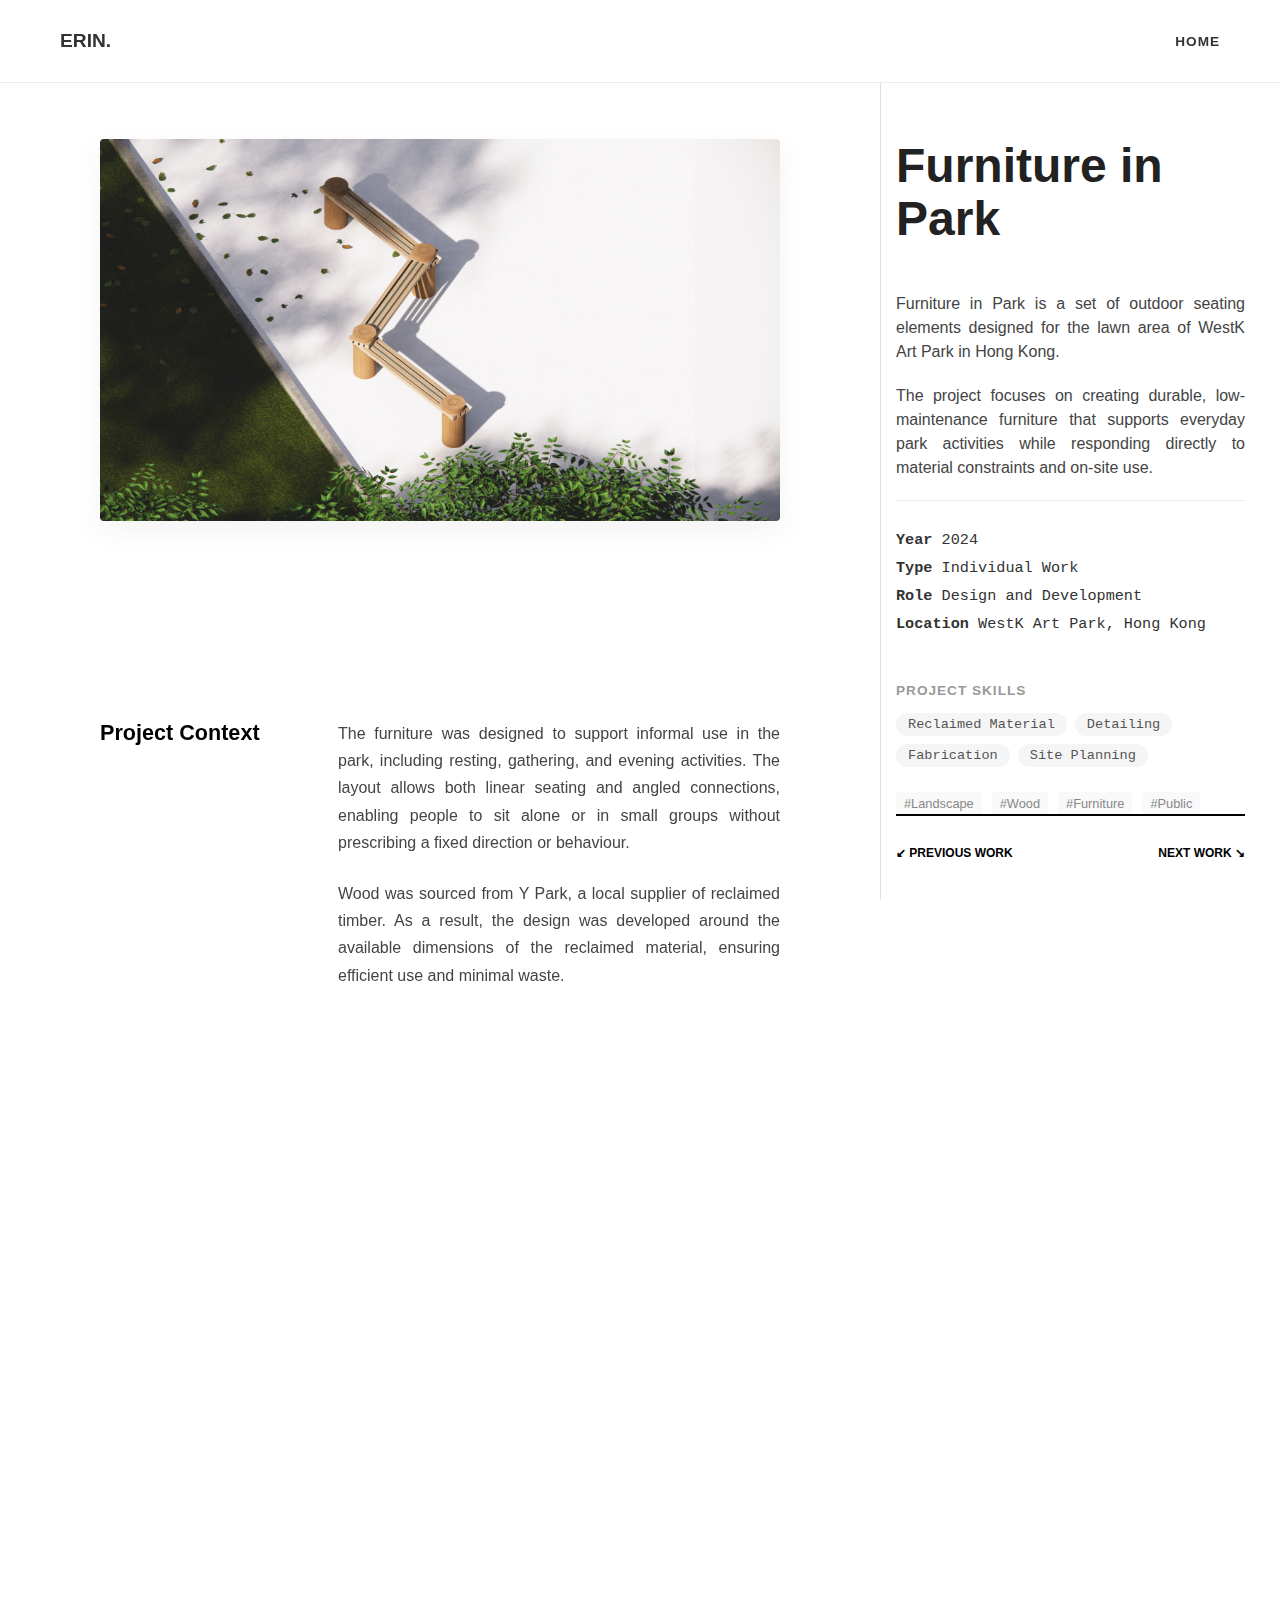
<file: furniture-park.html>
<!DOCTYPE html>
<html lang="zh-Hant">
<head>
    <meta charset="UTF-8">
    <meta name="viewport" content="width=device-width, initial-scale=1.0">
    <title>Furniture in Park - Erin Wong</title>
    <link rel="stylesheet" href="style.css">
    <link href="https://unpkg.com/aos@2.3.1/dist/aos.css" rel="stylesheet">
</head>
<body class="detail-page-body">

    <nav class="detail-nav">
        <div class="detail-nav-left">
            <a href="index.html" class="detail-logo">ERIN.</a>
        </div>
        <div class="detail-nav-center">
        </div>
        <div class="detail-nav-right">
            <a href="index.html" class="nav-text-link">HOME</a>
        </div>
    </nav>

    <div class="vertical-layout-container">

        <main class="vertical-gallery-content">
            
            <div class="project-hero-split" data-aos="zoom-in" data-aos-duration="1200">
                <img src="furniture-park/hero.jpg" alt="Furniture in Park Overview">
            </div>

            <div class="content-wrapper">
                
                <div class="text-block-row" data-aos="fade-up">
                    <h3>Project Context</h3>
                    <div>
                        <p>
                            The furniture was designed to support informal use in the park, including resting, gathering, and evening activities. The layout allows both linear seating and angled connections, enabling people to sit alone or in small groups without prescribing a fixed direction or behaviour.
                        </p>
                        <p>
                            Wood was sourced from Y Park, a local supplier of reclaimed timber. As a result, the design was developed around the available dimensions of the reclaimed material, ensuring efficient use and minimal waste.
                        </p>
                    </div>
                </div>
                
                <div class="gallery-block full-width" data-aos="fade-up">
                    <img src="furniture-park/render-1.jpg" alt="Modular System Diagram">
                </div>

                <div class="text-block-row" data-aos="fade-up">
                    <h3>Design Logic</h3>
                    <div>
                        <p>
                            The furniture system is based on solid reclaimed wood logs with a diameter of approximately 300 mm, cut to different lengths and combined with standardised timber beams. Instead of forcing uniform geometry, the design adapts to the limits and irregularity of the reclaimed wood stock.
                            The seating elements are organised as a modular system, where straight segments can be connected at slight angles. This allows the furniture to follow site edges, paths, or lawn boundaries while remaining visually lightweight.
                                              
                            Steel rods are introduced selectively to connect and stabilise the timber elements. These connections ensure structural integrity while allowing the wood to remain the primary visual and tactile element.
                        </p>
                    </div>
                </div>
                 <div class="gallery-block full-width" data-aos="fade-up">
                    <img src="furniture-park/render-2.jpg" alt="Modular System Diagram">
                </div>

                <div class="gallery-block full-width" data-aos="fade-up">
                    <img src="furniture-park/diagram-1.jpg" alt="Modular System Diagram">
                </div>

                <div class="gallery-block full-width" data-aos="fade-up">
                    <img src="furniture-park/diagram-2.jpg" alt="Modular System Diagram">
                </div>

                <div class="gallery-block full-width" data-aos="fade-up">
                    <img src="furniture-park/diagram-3.jpg" alt="Modular System Diagram">
                    <p class="caption">Modular system allowing for linear and angled configurations.</p>
                </div>

                <div class="text-block-row" data-aos="fade-up">
                    <h3>Structure & Details</h3>
                    <div>
                        <p>
                            A slender steel main frame runs beneath the timber beams, acting as the structural backbone of the system. The reclaimed wood logs sit on this frame and function both as seating surfaces and vertical supports.
                        </p>
                        <p>
                            Circular timber caps are placed on top of the log elements, protecting end grain from weather exposure and giving each support a clear, finished edge. The consistent diameter of these caps helps visually unify logs of different heights.
                        </p>
                        <p>
                            Offset channels are integrated into the beam layout to accommodate string lights. This detail supports evening use and extends the furniture’s function beyond daytime activity, creating a warm and inviting atmosphere after dark.
                        </p>
                    </div>
                </div>
                <div class="gallery-block two-col">
                    <div data-aos="fade-up">
                        <img src="furniture-park/diagram-4.png" alt="Existing Site Condition">
                        <!-- <p class="caption">Existing circulation challenges and overcrowding.</p> -->
                    </div>
                    <div data-aos="fade-up" data-aos-delay="100">
                        <img src="furniture-park/render-3.jpg" alt="Site Analysis">
                        <!-- <p class="caption">Analysis of patient flow and blockage points.</p> -->
                    </div>
                </div>
               

                <div class="text-block-row" data-aos="fade-up">
                    <h3>Making & Constraints</h3>
                    <div>
                        <p>
                            The project was developed under real material and production constraints. Component sizes, spans, and connection points were directly informed by the recycled wood catalogue, rather than adjusted afterward.
                        </p>
                        <p>
                            By designing directly from available material sizes, the project reduces waste while maintaining clarity and durability. The system is easy to assemble, disassemble, and repair, making it suitable for long-term public use.
                        </p>
                    </div>
                </div>

                <div class="text-block-row" data-aos="fade-up">
                    <h3>Reflection</h3>
                    <div>
                        <p>
                            This project demonstrates how outdoor furniture can be shaped through material availability, construction logic, and use rather than fixed formal ideas. Working with reclaimed wood and real site conditions reinforced the importance of adaptability, precision, and restraint in public-space design.
                        </p>
                    </div>
                </div>

                </div> </main>

        <aside class="project-info-sidebar">
            <div class="sidebar-scroll-content">
                <div class="info-content">
                    <h1 class="sidebar-title">Furniture in Park</h1>
                    <div class="sidebar-description">
                        <p>
                            Furniture in Park is a set of outdoor seating elements designed for the lawn area of WestK Art Park in Hong Kong.
                        </p>
                        <p>
                            The project focuses on creating durable, low-maintenance furniture that supports everyday park activities while responding directly to material constraints and on-site use.
                        </p>
                    </div>
                    <div class="meta-block">
                        <div class="meta-data">
                            <p><strong>Year</strong> 2024</p>
                            <p><strong>Type</strong> Individual Work</p>
                            <p><strong>Role</strong> Design and Development</p>
                            <p><strong>Location</strong> WestK Art Park, Hong Kong</p>
                        </div>
                    </div>
                </div>
                
                <div class="sidebar-bottom-group">
                    <div class="skills-content">
                        <div class="skills-header">PROJECT SKILLS</div>
                        <div class="skill-tags">
                            <span class="skill-pill">Reclaimed Material</span>
                            <span class="skill-pill">Detailing</span>
                            <span class="skill-pill">Fabrication</span>
                            <span class="skill-pill">Site Planning</span>
                        </div>
                    </div>
                    <div class="info-tags-list">
                        <span>#Landscape</span>
                        <span>#Wood</span>
                        <span>#Furniture</span>
                        <span>#Public</span>
                    </div>
                </div>
            </div>
            
            <div class="sidebar-next-project-container">
                <a href="nyamata.html" class="next-work-link">↙ Previous Work</a>
                <a href="studio-renovation.html" class="next-work-link">Next Work ↘</a>
            </div>
        </aside>

    </div>

    <script src="https://unpkg.com/aos@2.3.1/dist/aos.js"></script>
    <script>
        AOS.init({
            offset: 50,
            duration: 1000,
            easing: 'ease-out-cubic',
            once: true
        });
    </script>
</body>
</html>
</file>
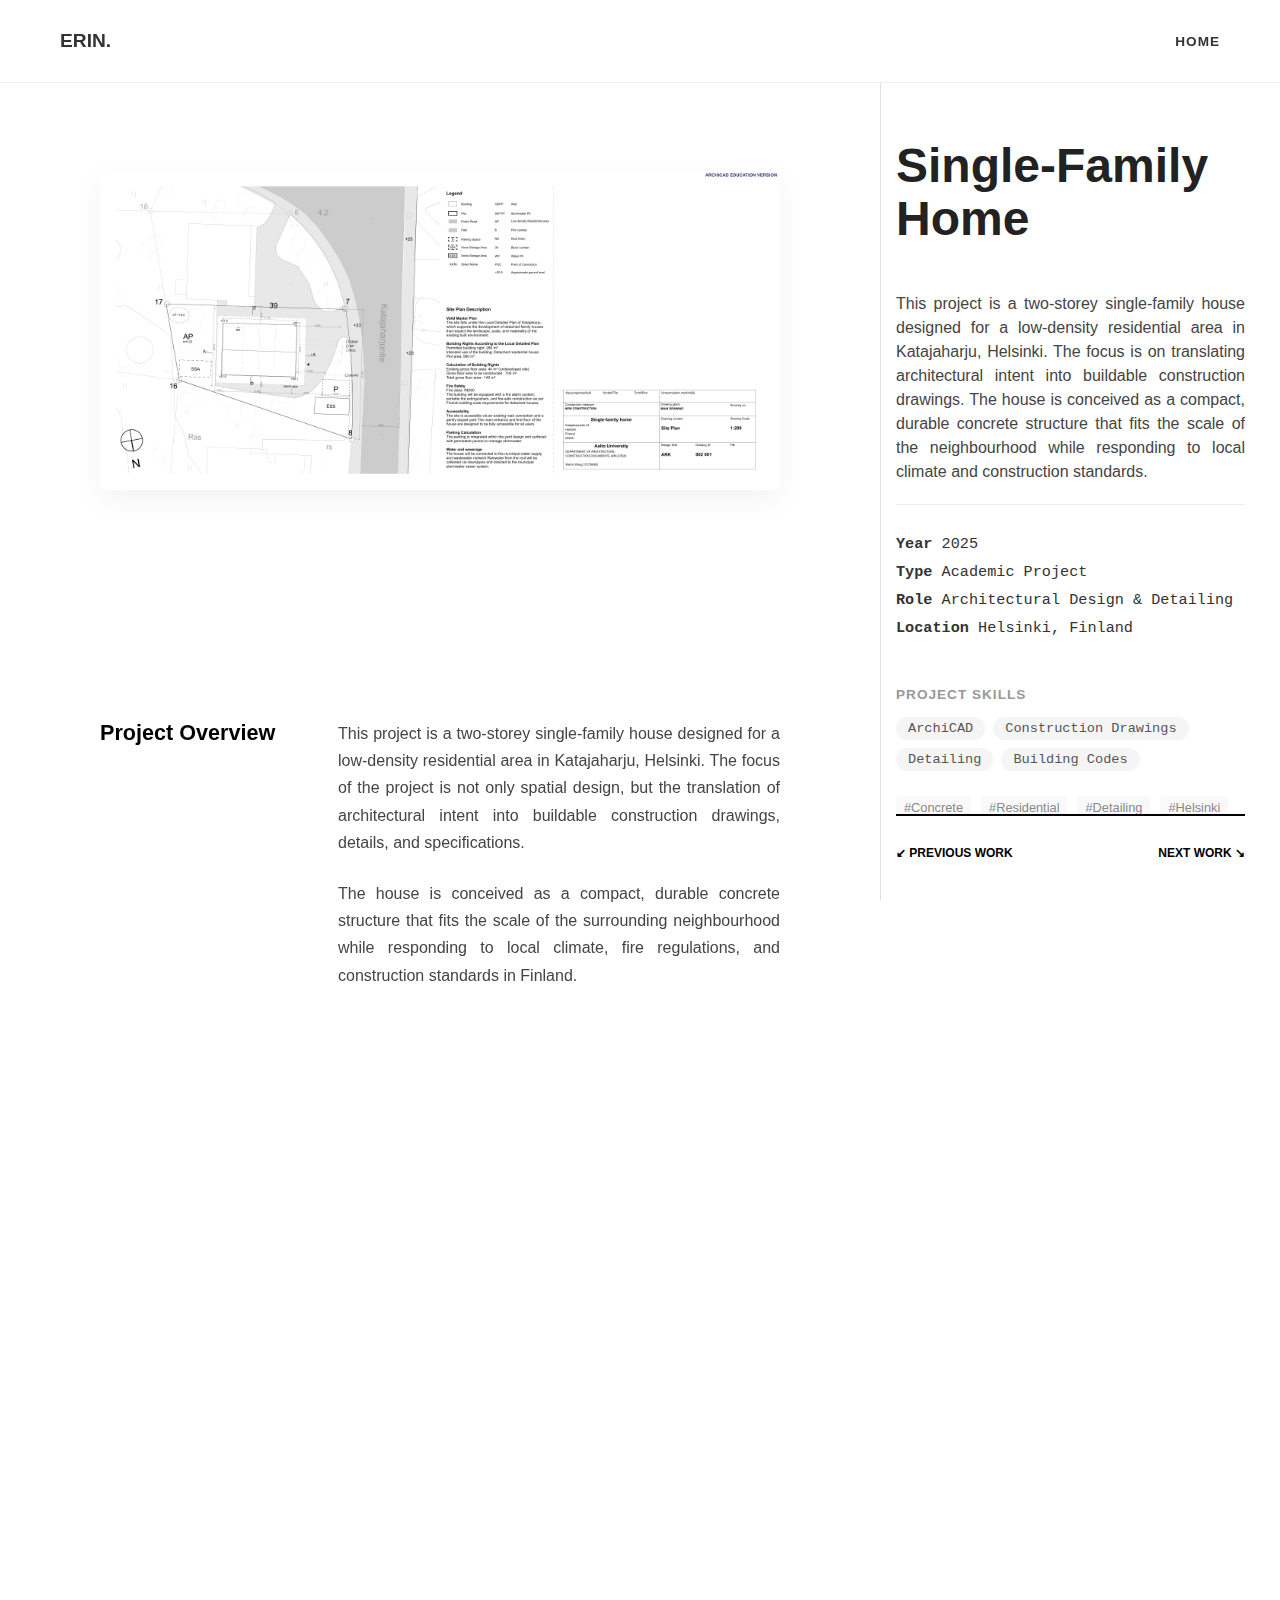
<file: Single-family-home.html>
<!DOCTYPE html>
<html lang="zh-Hant">
<head>
    <meta charset="UTF-8">
    <meta name="viewport" content="width=device-width, initial-scale=1.0">
    <title>Single-Family Home - Erin Wong</title>
    <link rel="stylesheet" href="style.css">
    <link href="https://unpkg.com/aos@2.3.1/dist/aos.css" rel="stylesheet">
</head>
<body class="detail-page-body">

    <nav class="detail-nav">
        <div class="detail-nav-left">
            <a href="index.html" class="detail-logo">ERIN.</a>
        </div>
        <div class="detail-nav-center">
        </div>
        <div class="detail-nav-right">
            <a href="index.html" class="nav-text-link">HOME</a>
        </div>
    </nav>

    <div class="vertical-layout-container">

        <main class="vertical-gallery-content">
            
            <div class="project-hero-split" data-aos="zoom-in" data-aos-duration="1200">
                <img src="Single-family-home/002.001-Site-Plan.jpg" alt="Single-Family Home Overview">
            </div>

            <div class="content-wrapper">
                
                <div class="text-block-row" data-aos="fade-up">
                    <h3>Project Overview</h3>
                    <div>
                        <p>
                            This project is a two-storey single-family house designed for a low-density residential area in Katajaharju, Helsinki. The focus of the project is not only spatial design, but the translation of architectural intent into buildable construction drawings, details, and specifications.
                        </p>
                        <p>
                            The house is conceived as a compact, durable concrete structure that fits the scale of the surrounding neighbourhood while responding to local climate, fire regulations, and construction standards in Finland.
                        </p>
                    </div>
                </div>

                    <div class="gallery-block two-col">
                    <div data-aos="fade-up">
                        <img src="Single-family-home/103.001-Ground-Floor-Plan.jpg" alt="Ground Floor Plan">
                        <p class="caption">Ground floor plan showing circulation and living spaces.</p>
                    </div>
                    <div data-aos="fade-up" data-aos-delay="100">
                        <img src="Single-family-home/Elevation0001.jpg" alt="South Elevation">
                        <p class="caption">South elevation with carefully placed openings.</p>
                    </div>
                </div>

                    <div class="gallery-block two-col">
                    <div data-aos="fade-up">
                        <img src="Single-family-home/103.002-First-Floor-Plan.jpg" alt="Ground Floor Plan">
                        <!-- <p class="caption">Ground floor plan showing circulation and living spaces.</p> -->
                    </div>
                    <div data-aos="fade-up" data-aos-delay="100">
                        <img src="Single-family-home/Elevation0002.jpg" alt="South Elevation">
                        <!-- <p class="caption">South elevation with carefully placed openings.</p> -->
                    </div>
                </div>



                <div class="text-block-row" data-aos="fade-up">
                    <h3>Design Logic</h3>
                    <div>
                        <p>
                            The design starts from a clear structural idea: a reinforced concrete load-bearing system that acts as both structure and primary envelope. Rather than layering finishes and claddings, the building relies on the logic of concrete walls and slabs to define space, thermal mass, and long-term durability.
                        </p>
                        <p>
                            The massing is kept simple and compact to reduce heat loss and construction complexity. Openings are carefully placed to balance daylight, privacy, and views, while maintaining structural clarity. Interior spaces are organised vertically, with shared living areas on the ground floor and private rooms above, following a straightforward and efficient circulation logic.
                        </p>
                    </div>
                </div>

            
                <div class="text-block-row" data-aos="fade-up">
                    <h3>Construction Strategy</h3>
                    <div>
                        <p>
                            The building is designed as a cast-in-place reinforced concrete structure, including foundations, load-bearing walls, slabs, and stairs. This choice supports fire safety requirements (REI60) and provides robust structural performance suited to Nordic conditions.
                        </p>
                        <p>
                            Thermal performance is achieved through a layered wall system where insulation is integrated with the concrete structure. Floor and roof assemblies are designed with clear separation of structure, insulation, waterproofing, and finishes. Special attention is given to junctions—such as wall-floor connections, eaves, and window installations—to ensure buildability and moisture control.
                        </p>
                    </div>
                </div>

                
                    <div class="gallery-block two-col">
                    <div data-aos="fade-up">
                        <img src="Single-family-home/Elevation0003.jpg" alt="Ground Floor Plan">
                        <!-- <p class="caption">Ground floor plan showing circulation and living spaces.</p> -->
                    </div>
                    <div data-aos="fade-up" data-aos-delay="100">
                        <img src="Single-family-home/Elevation0004.jpg" alt="South Elevation">
                        <!-- <p class="caption">South elevation with carefully placed openings.</p> -->
                    </div>
                </div>

                
                    <div class="gallery-block two-col">
                    <div data-aos="fade-up">
                        <img src="Single-family-home/1241.001-Detail-Section.jpg" alt="Ground Floor Plan">
                        <!-- <p class="caption">Ground floor plan showing circulation and living spaces.</p> -->
                    </div>
                    <div data-aos="fade-up" data-aos-delay="100">
                        <img src="Single-family-home/1241.003-Eave-detail-0001.jpg" alt="South Elevation">
                        <!-- <p class="caption">South elevation with carefully placed openings.</p> -->
                    </div>
                </div>



                <!-- <div class="gallery-block three-col">
                    <div data-aos="fade-up">
                        <img src="Single-family-home/detail-section.jpg" alt="Wall Section Detail">
                        <p class="caption">Detailed wall section showing insulation and structure.</p>
                    </div>
                    <div data-aos="fade-up" data-aos-delay="100">
                        <img src="Single-family-home/eave-detail.jpg" alt="Eave Detail">
                        <p class="caption">Roof eave junction detail.</p>
                    </div>
                    <div data-aos="fade-up" data-aos-delay="200">
                        <img src="Single-family-home/window-detail.jpg" alt="Window Mounting Detail">
                        <p class="caption">Window installation and waterproofing detail.</p>
                    </div>
                </div> -->

                <div class="text-block-row" data-aos="fade-up">
                    <h3>Documentation & Execution</h3>
                    <div>
                        <p>
                            The project was developed to a working-drawing level, including site plans, floor plans, sections, elevations, and detailed construction drawings. The documentation set reflects an understanding of how architectural decisions translate into on-site execution, coordination with structural and building services, and compliance with local regulations.
                        </p>
                        <p>
                            Rather than treating drawings as representational, they are used as tools to resolve structure, material transitions, and construction logic.
                        </p>
                    </div>
                </div>

                <!-- <div class="gallery-block full-width" data-aos="fade-up">
                    <img src="Single-family-home/section.jpg" alt="Building Section">
                    <p class="caption">Full building section A-A.</p>
                </div> -->

                <div class="text-block-row" data-aos="fade-up">
                    <h3>Reflection</h3>
                    <div>
                        <p>
                            This project demonstrates a design approach grounded in clarity, buildability, and material logic. Working through the full set of construction documents reinforced the importance of precision, coordination, and detail thinking in architectural practice. The house is not designed as a formal statement, but as a realistic, well-resolved building that could be constructed as drawn.
                        </p>
                    </div>
                </div>

            </div>

        </main>


        <aside class="project-info-sidebar">
            <div class="sidebar-scroll-content">
                <div class="info-content">
                    <h1 class="sidebar-title">Single-Family Home</h1>
                    <div class="sidebar-description">
                        <p>
                            This project is a two-storey single-family house designed for a low-density residential area in Katajaharju, Helsinki.
                        
                            The focus is on translating architectural intent into buildable construction drawings. The house is conceived as a compact, durable concrete structure that fits the scale of the neighbourhood while responding to local climate and construction standards.
                        </p>
                    </div>
                    <div class="meta-block">
                        <div class="meta-data">
                            <p><strong>Year</strong> 2025</p>
                            <p><strong>Type</strong> Academic Project</p>
                            <p><strong>Role</strong> Architectural Design & Detailing</p>
                            <p><strong>Location</strong> Helsinki, Finland</p>
                        </div>
                    </div>
                </div>
                
                <div class="sidebar-bottom-group">
                    <div class="skills-content">
                        <div class="skills-header">PROJECT SKILLS</div>
                        <div class="skill-tags">
                            <span class="skill-pill">ArchiCAD</span>
                            <span class="skill-pill">Construction Drawings</span>
                            <span class="skill-pill">Detailing</span>
                            <span class="skill-pill">Building Codes</span>
                        </div>
                    </div>
                    <div class="info-tags-list">
                        <span>#Concrete</span>
                        <span>#Residential</span>
                        <span>#Detailing</span>
                        <span>#Helsinki</span>
                    </div>
                </div>
            </div>
            
            <div class="sidebar-next-project-container">
                <a href="studio-renovation.html" class="next-work-link">↙ Previous Work</a>
                <a href="Study-group-Works.html" class="next-work-link">Next Work ↘</a>
            </div>
        </aside>

    </div>

    <script src="https://unpkg.com/aos@2.3.1/dist/aos.js"></script>
    <script>
        AOS.init({
            offset: 50,
            duration: 1000,
            easing: 'ease-out-cubic',
            once: true
        });
    </script>
</body>
</html>
</file>
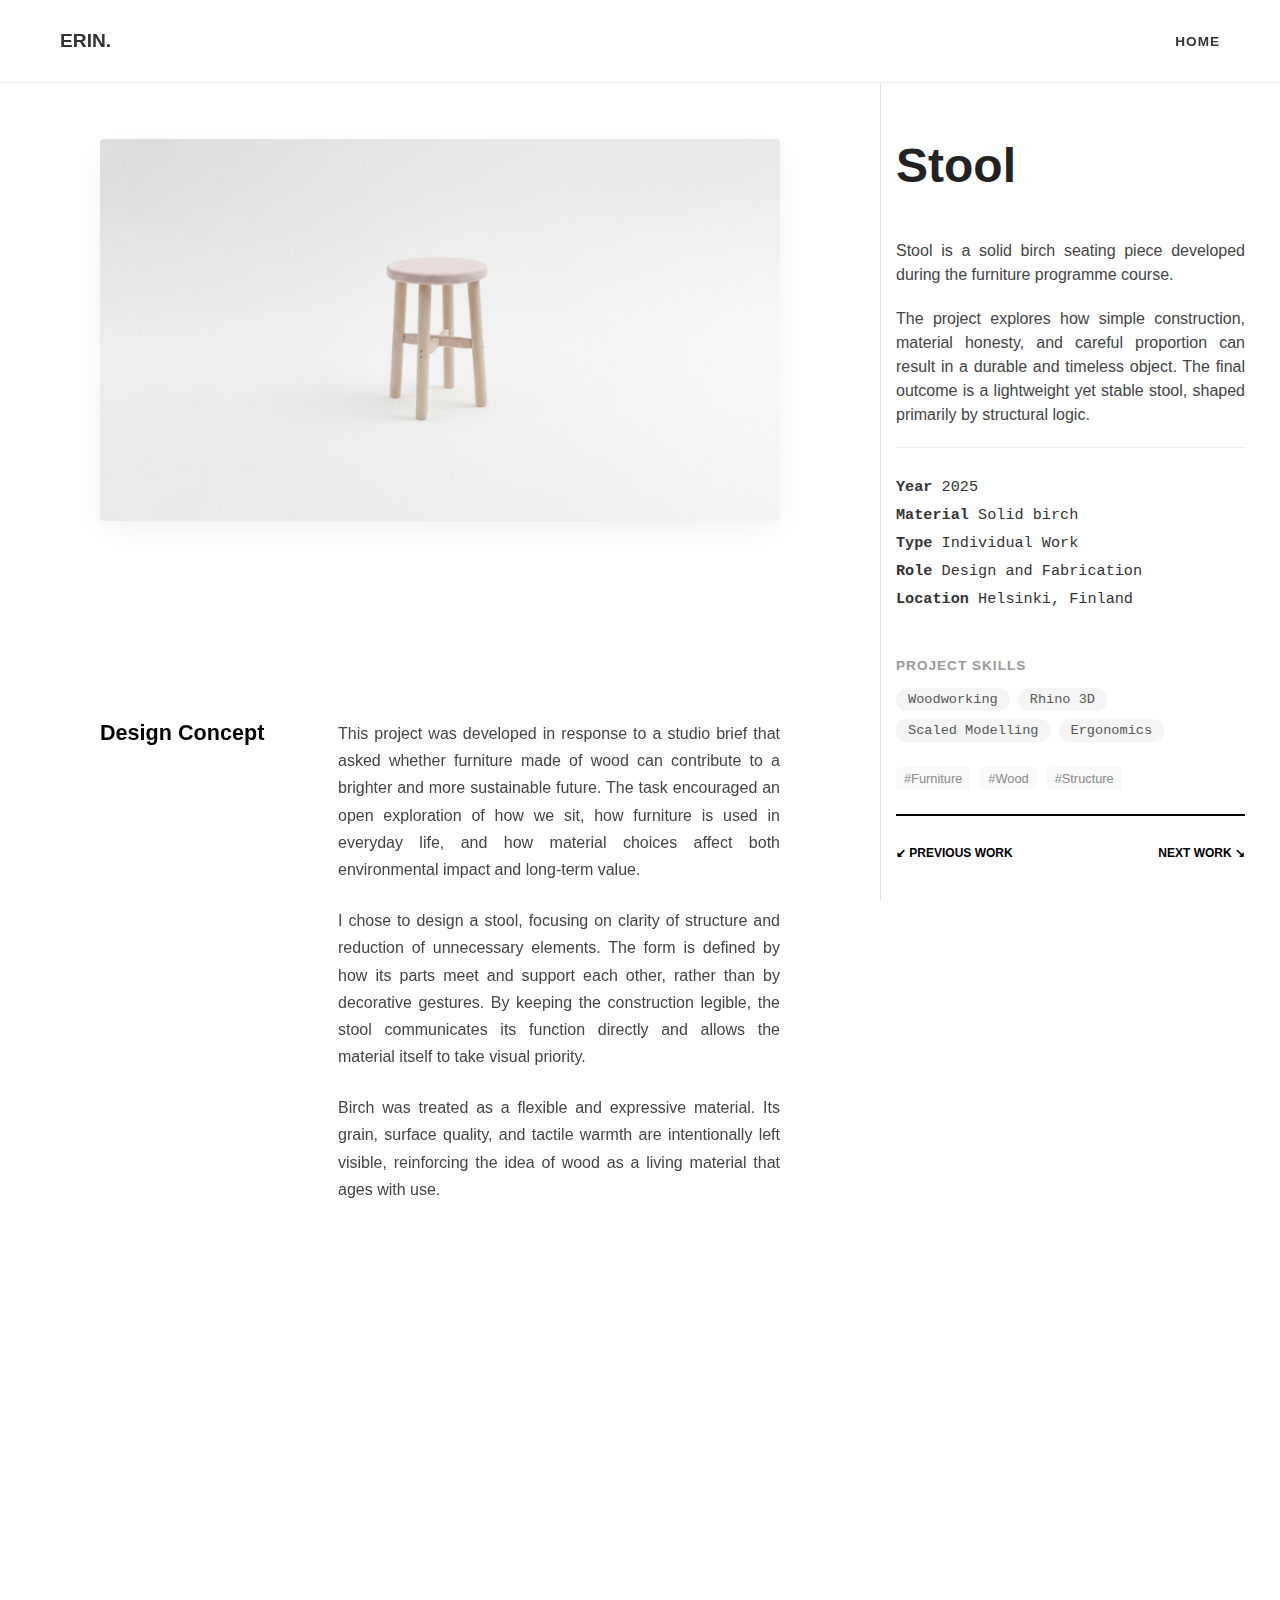
<file: stool.html>
<!DOCTYPE html>
<html lang="zh-Hant">
<head>
    <meta charset="UTF-8">
    <meta name="viewport" content="width=device-width, initial-scale=1.0">
    <title>Stool</title>
    <link rel="stylesheet" href="style.css">
    <link href="https://unpkg.com/aos@2.3.1/dist/aos.css" rel="stylesheet">
</head>
<body class="detail-page-body">

    <nav class="detail-nav">
        <div class="detail-nav-left">
            <a href="index.html" class="detail-logo">ERIN.</a>
        </div>
        <div class="detail-nav-center">
        </div>
        <div class="detail-nav-right">
            <a href="index.html" class="nav-text-link">HOME</a>
        </div>
    </nav>

    <div class="vertical-layout-container">

        <main class="vertical-gallery-content">
            
            <div class="project-hero-split" data-aos="zoom-in" data-aos-duration="1200">
                <img src="stool/stool-main.jpg" alt="Stool Design Overview">
            </div>

            <div class="content-wrapper">
                
                <div class="text-block-row" data-aos="fade-up">
                    <h3>Design Concept</h3>
                    <div>
                        <p>
                            This project was developed in response to a studio brief that asked whether furniture made of wood can contribute to a brighter and more sustainable future. The task encouraged an open exploration of how we sit, how furniture is used in everyday life, and how material choices affect both environmental impact and long-term value.
                        </p>
                        <p>
                            I chose to design a stool, focusing on clarity of structure and reduction of unnecessary elements. The form is defined by how its parts meet and support each other, rather than by decorative gestures. By keeping the construction legible, the stool communicates its function directly and allows the material itself to take visual priority.
                        </p>
                        <p>
                            Birch was treated as a flexible and expressive material. Its grain, surface quality, and tactile warmth are intentionally left visible, reinforcing the idea of wood as a living material that ages with use.
                        </p>
                    </div>
                </div>

                <div class="gallery-block two-col">
                    <div data-aos="fade-up">
                        <img src="stool/stool-detail-1.png" alt="Joinery Detail">
                        <p class="caption">Close-up view of the wood joinery.</p>
                    </div>
                    <div data-aos="fade-up" data-aos-delay="100">
                        <img src="stool/stool-detail-2.png" alt="Process / Sketch">
                        <p class="caption">Close-up view of the stool.</p>
                    </div>
                </div>

                <div class="text-block-row" data-aos="fade-up">
                    <h3>Form & Details</h3>
                    <div>
                        <p>
                            The stool consists of a solid round seat supported by four turned legs. The legs are subtly tapered to reduce visual weight while maintaining structural stability. A simple bracing element connects the legs, improving rigidity without interrupting the overall lightness of the form.
                        </p>
                        <p>
                            Edge detailing was carefully considered. The seat is softly rounded to enhance sitting comfort and to highlight the natural grain pattern of the birch. All connections are kept minimal and precise, allowing the construction to remain discreet while ensuring durability in everyday use. Through proportion studies and physical testing, the final dimensions were refined to balance comfort, stability, and material efficiency.
                        </p>
                    </div>
                </div>

                <!-- <div class="gallery-block three-col">
                    <div data-aos="fade-up">
                        <img src="stool/stool-Form-1.jpg" alt="Form 1">
                        <p class="caption">Rough cutting the seat profile on a bandsaw.</p>
                    </div>
                    <div data-aos="fade-up" data-aos-delay="100">
                        <img src="stool/stool-Form-2.jpg" alt="Form 2">
                        <p class="caption">Shaping the legs using woodturning techniques.</p>
                    </div>
                    <div data-aos="fade-up" data-aos-delay="200">
                        <img src="stool/stool-Form-3.jpg" alt="Form 3">
                        <p class="caption">Verifying proportions against 3D printed scale models.</p>
                    </div>
                </div> -->

                <div class="text-block-row" data-aos="fade-up">
                    <h3>Fabrication Process</h3>
                    <div>
                        <p>
                            The project followed a hybrid workflow that moved between digital design and hands-on making. Initial proportions and construction logic were developed through 3D modeling and scaled studies. These digital models were then translated into physical fabrication decisions.
                        </p>
                        <p>
                            The seat was cut from solid birch and refined through machining and sanding to achieve a smooth, continuous surface. The legs were produced using a woodworking lathe, allowing precise control over tapering and joint dimensions. Structural connections were tested at full scale to ensure stability and accurate tolerances.
                        </p>
                        <p>
                            A 1:1 prototype was produced as the final outcome. Building the stool at full scale allowed construction details, material behavior, and surface quality to be evaluated directly through use, reinforcing the importance of making as a design tool.
                        </p>
                    </div>
                </div>

                <div class="gallery-block three-col">
                    <div data-aos="fade-up">
                        <img src="stool/stool-process-1.jpg" alt="Bandsaw Cutting">
                        <p class="caption">Rough cutting the seat profile on a bandsaw.</p>
                    </div>
                    <div data-aos="fade-up" data-aos-delay="100">
                        <img src="stool/stool-process-2.jpg" alt="Woodturning">
                        <p class="caption">Shaping the legs using woodturning techniques.</p>
                    </div>
                    <div data-aos="fade-up" data-aos-delay="200">
                        <img src="stool/stool-process-3.jpg" alt="Scale Verification">
                        <p class="caption">Verifying proportions against 3D printed scale models.</p>
                    </div>
                </div>

                <div class="text-block-row" data-aos="fade-up">
                    <h3>Reflection</h3>
                    <div>
                        <p>
                            This project strengthened my interest in material-driven design and hands-on fabrication. By working closely with solid wood, I gained a deeper understanding of how structural logic, production methods, and tactile qualities can inform form. The stool represents a quiet, functional object—one that fits naturally into daily life while reflecting careful design decisions at every scale.
                        </p>
                    </div>
                </div>

                <div class="gallery-block full-width" data-aos="fade-up">
                    <img src="stool/stool-final.png" alt="Final Product View">
                    <p class="caption">Alternative view showing the stool's profile.</p>
                </div>
            </div>

        </main>


        <aside class="project-info-sidebar">
            <div class="sidebar-scroll-content">
                <div class="info-content">
                    <h1 class="sidebar-title">Stool</h1>
                    <div class="sidebar-description">
                        <p>
                            Stool is a solid birch seating piece developed during the furniture programme course.
                        </p>
                        <p>
                            The project explores how simple construction, material honesty, and careful proportion can result in a durable and timeless object. The final outcome is a lightweight yet stable stool, shaped primarily by structural logic.
                        </p>
                    </div>
                    <div class="meta-block">
                        <div class="meta-data">
                            <p><strong>Year</strong> 2025</p>
                            <p><strong>Material</strong> Solid birch</p>
                            <p><strong>Type</strong> Individual Work</p>
                            <p><strong>Role</strong> Design and Fabrication</p>
                            <p><strong>Location</strong> Helsinki, Finland</p>
                        </div>
                    </div>
                </div>
                
                <div class="sidebar-bottom-group">
                    <div class="skills-content">
                        <div class="skills-header">PROJECT SKILLS</div>
                        <div class="skill-tags">
                            <span class="skill-pill">Woodworking</span>
                            <span class="skill-pill">Rhino 3D</span>
                            <span class="skill-pill">Scaled Modelling</span>
                            <span class="skill-pill">Ergonomics</span>
                        </div>
                    </div>
                    <div class="info-tags-list">
                        <span>#Furniture</span>
                        <span>#Wood</span>
                        <span>#Structure</span>
                    </div>
                </div>
            </div>
            <div class="sidebar-next-project-container">
                <a href="commune.html" class="next-work-link">↙ Previous Work</a>
                <a href="cultural-center.html" class="next-work-link">Next Work ↘</a>
            </div>
        </aside>

    </div>

    <script src="https://unpkg.com/aos@2.3.1/dist/aos.js"></script>
    <script>
        AOS.init({
            offset: 50,
            duration: 1000,
            easing: 'ease-out-cubic',
            once: true
        });
    </script>
</body>
</html>
</file>
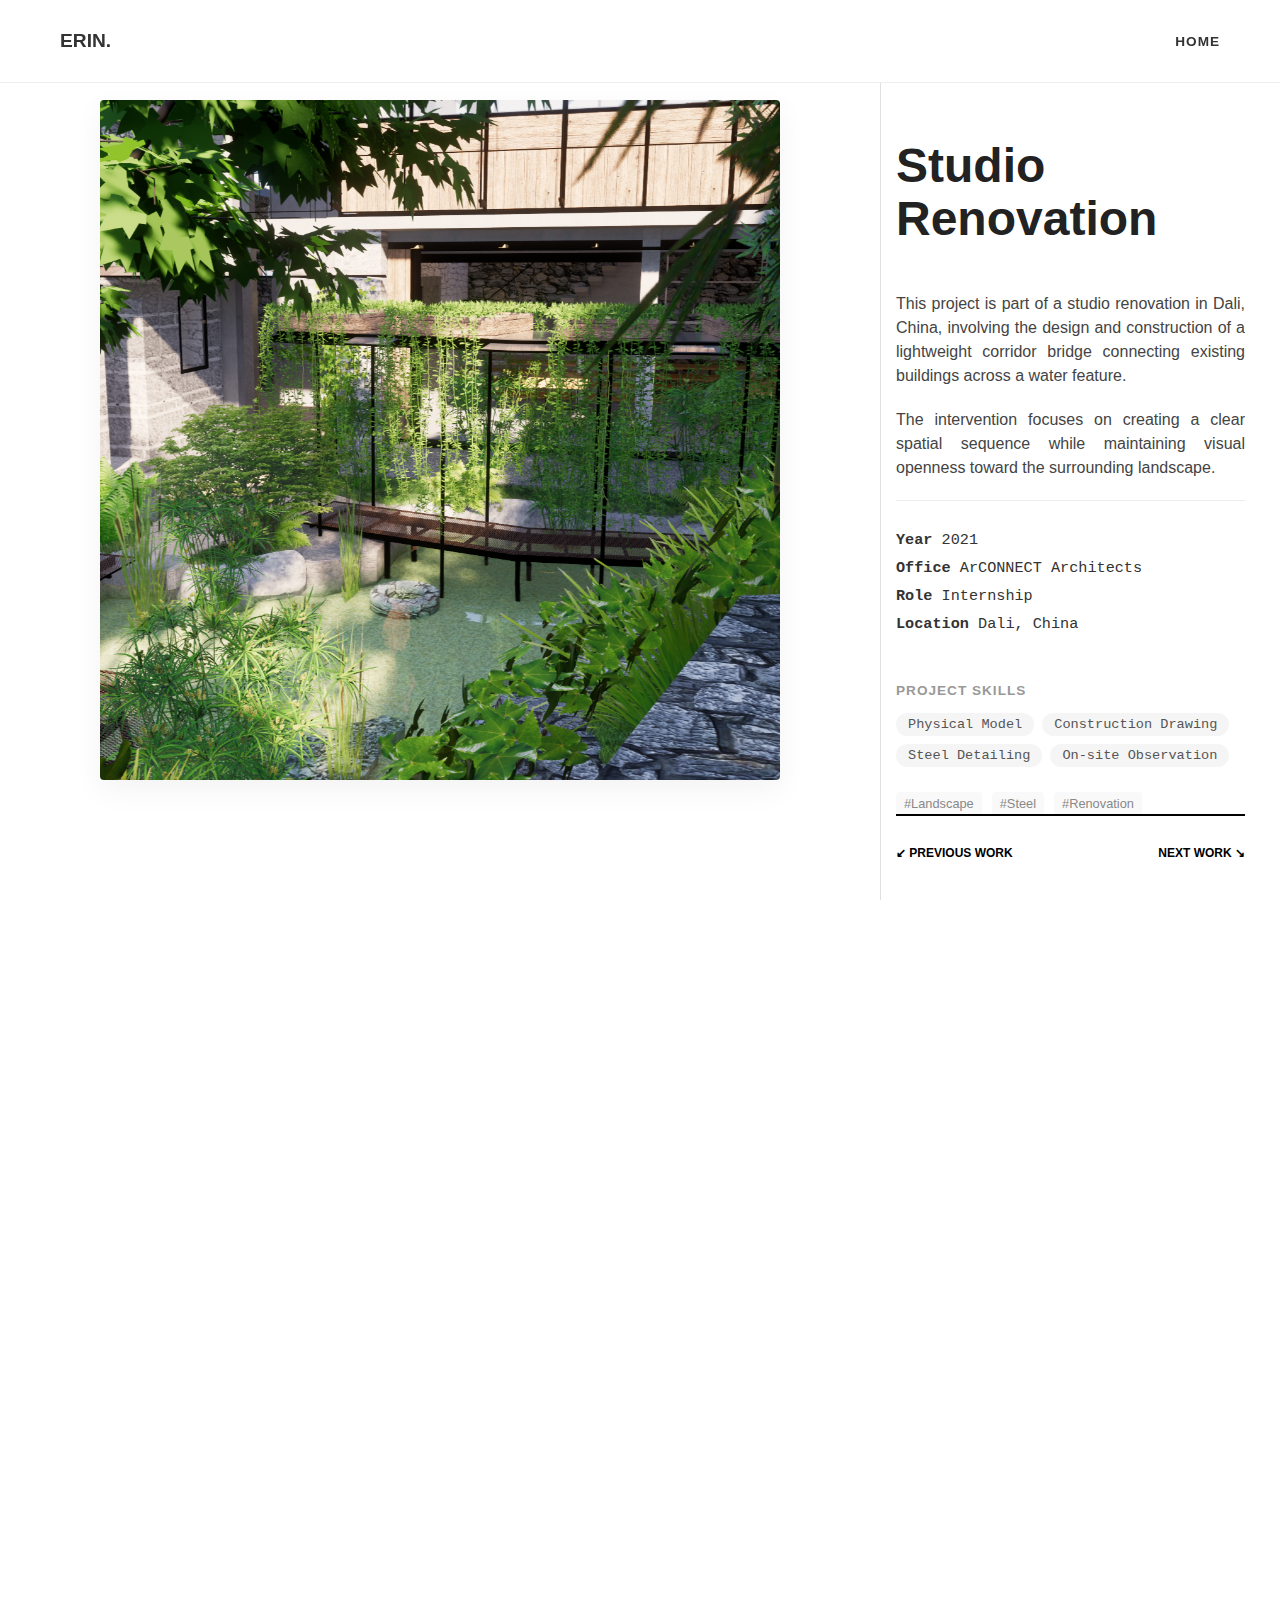
<file: studio-renovation.html>
<!DOCTYPE html>
<html lang="zh-Hant">
<head>
    <meta charset="UTF-8">
    <meta name="viewport" content="width=device-width, initial-scale=1.0">
    <title>Studio Renovation - Erin Wong</title>
    <link rel="stylesheet" href="style.css">
    <link href="https://unpkg.com/aos@2.3.1/dist/aos.css" rel="stylesheet">
</head>
<body class="detail-page-body">

    <nav class="detail-nav">
        <div class="detail-nav-left">
            <a href="index.html" class="detail-logo">ERIN.</a>
        </div>
        <div class="detail-nav-center">
        </div>
        <div class="detail-nav-right">
            <a href="index.html" class="nav-text-link">HOME</a>
        </div>
    </nav>

    <div class="vertical-layout-container">

        <main class="vertical-gallery-content">
            
            <div class="project-hero-split" data-aos="zoom-in" data-aos-duration="1200">
                <img src="studio-renovation/hero.png" alt="Corridor Bridge Overview">
            </div>

            <div class="content-wrapper">
                
                <div class="text-block-row" data-aos="fade-up">
                    <h3>Project Context</h3>
                    <div>
                        <p>
                            The bridge serves as both a circulation element and a spatial device within the renovated studio complex. Positioned between a stone house and the surrounding landscape, the structure is designed to guide movement while framing views toward the mountain and water.
                        </p>
                        <p>
                            Rather than acting as a closed corridor, the bridge remains visually open, allowing users to stay connected to the environment while moving through the site.
                        </p>
                    </div>
                </div>

                <div class="gallery-block two-col">
                    <div data-aos="fade-up">
                        <img src="studio-renovation/model-1.jpg" alt="Construction Drawing or Model">
                        <p class="caption">Physical model study of the structural connection.</p>
                    </div>
                    <div data-aos="fade-up" data-aos-delay="100">
                        <img src="studio-renovation/model-2.jpg" alt="Cantilever System">
                        <p class="caption">Physical model study of the building volume.</p>                    
                    </div>
                </div>

                <div class="text-block-row" data-aos="fade-up">
                    <h3>Design & Structural Logic</h3>
                    <div>
                        <p>
                            The bridge is supported by two slender steel lattice columns, each 60 mm wide and 10 mm thick, positioned to align sightlines toward the entrance of the stone house. Vertical openings between the columns frame distant mountain views, directing attention forward while maintaining a sense of depth.
                        </p>
                        <p>
                            To reinforce the feeling of lightness, the bridge structure is designed as a cantilever system anchored to concrete foundations. This allows the bridge to span across the water with minimal visible support, creating the impression that it hovers above the surface.
                        </p>
                        <p>
                            The walking surface is formed by a metal tensile net, which allows views of the water below and enhances the experience of crossing. This material choice reduces visual weight while introducing a subtle sense of movement and transparency underfoot.
                        </p>
                    </div>
                </div>

               <div class="gallery-block two-col">
                    <div data-aos="fade-up">
                        <img src="studio-renovation/context-1.jpg" alt="Site Context">
                        <p class="caption">The bridge connecting the stone house and the landscape.</p>
                    </div>
                    <div data-aos="fade-up" data-aos-delay="100">
                        <img src="studio-renovation/context-2.jpg" alt="Visual Connection">
                        <p class="caption">Open views framing the house and water.</p>
                    </div>
                </div>

               

                <div class="text-block-row" data-aos="fade-up">
                    <h3>Role & Contribution</h3>
                    <div>
                        <p>
                            During the internship, work included assisting with design development and construction drawings. Responsibility was also taken for producing handmade physical models and supporting graphic representation for the project.
                        </p>
                        <p>
                            Through close involvement with detailing and model-making, the project provided direct exposure to the relationship between design intent, structural logic, and construction execution.
                        </p>
                    </div>
                </div>

                <div class="gallery-block full-width" data-aos="fade-up">
                    <img src="studio-renovation/drawing.jpg" alt="Steel Lattice Column">
                    <p class="caption">Slender steel lattice columns (60mm x 10mm).</p>
                </div>

                <div class="text-block-row" data-aos="fade-up">
                    <h3>Reflection</h3>
                    <div>
                        <p>
                            This project highlights how small-scale structural decisions can strongly influence spatial experience. By combining minimal steel elements with open surfaces, the corridor bridge balances stability and lightness while strengthening the connection between architecture and landscape. The experience reinforced the importance of precision and restraint when working with structural elements in sensitive environments.
                        </p>
                    </div>
                </div>

            </div>

        </main>


        <aside class="project-info-sidebar">
            <div class="sidebar-scroll-content">
                <div class="info-content">
                    <h1 class="sidebar-title">Studio Renovation</h1>
                    <div class="sidebar-description">
                        <p>
                            This project is part of a studio renovation in Dali, China, involving the design and construction of a lightweight corridor bridge connecting existing buildings across a water feature.
                        </p>
                        <p>
                            The intervention focuses on creating a clear spatial sequence while maintaining visual openness toward the surrounding landscape.
                        </p>
                    </div>
                    <div class="meta-block">
                        <div class="meta-data">
                            <p><strong>Year</strong> 2021</p>
                            <p><strong>Office</strong> ArCONNECT Architects</p>
                            <p><strong>Role</strong> Internship</p>
                            <p><strong>Location</strong> Dali, China</p>
                        </div>
                    </div>
                </div>
                
                <div class="sidebar-bottom-group">
                    <div class="skills-content">
                        <div class="skills-header">PROJECT SKILLS</div>
                        <div class="skill-tags">
                            <span class="skill-pill">Physical Model</span>
                            <span class="skill-pill">Construction Drawing</span>
                            <span class="skill-pill">Steel Detailing</span>
                            <span class="skill-pill">On-site Observation</span>
                        </div>
                    </div>
                    <div class="info-tags-list">
                        <span>#Landscape</span>
                        <span>#Steel</span>
                        <span>#Renovation</span>
                    </div>
                </div>
            </div>
            
            <div class="sidebar-next-project-container">
                <a href="furniture-park.html" class="next-work-link">↙ Previous Work</a>
                <a href="Study-group-Works.html" class="next-work-link">Next Work ↘</a>
            </div>
        </aside>

    </div>

    <script src="https://unpkg.com/aos@2.3.1/dist/aos.js"></script>
    <script>
        AOS.init({
            offset: 50,
            duration: 1000,
            easing: 'ease-out-cubic',
            once: true
        });
    </script>
</body>
</html>
</file>
<file: style.css>
/* =========================================
   全站主題色定義 & 全局基礎設定
   ========================================= */
:root {
    --green-bg: #f4f9f4;       
    --green-light: #cde0cd;    
    --green-medium: #9abf9a;   
    --green-dark: #557055;     
    --green-accent: #6b9c6b;   
    --white: #ffffff;          
    --red-link: #d00; 
    --skill-bg: #f5f5f5; 

    /* 字體系統 */
    --font-base: 'Helvetica Neue', Helvetica, Arial, sans-serif;
    --font-mono: 'Menlo', 'Monaco', 'Courier New', monospace;

    --text-size-h1: 3.5rem;      
    --text-size-h2: 2rem;        
    --text-size-h3: 1.35rem;     
    
    --text-size-body: 1rem;   
    --text-size-meta: 0.95rem;   
    --text-size-caption: 0.8rem; 

    --line-height-body: 1.7;     
    --text-color-main: #333333;
    --text-color-body: #444444;  
    --text-color-light: #999999;

    /* 版面控制 */
    --hero-pad-left: 100px;
    --hero-pad-right: 100px;
    --content-pad-left: 300px;
    --content-pad-right: 300px;
    
    --hero-height: 500px;     
    --hero-pad-vertical: 20px; 
    --hero-content-gap: 60px; 
    
    --sidebar-width: 400px;
}

/* RWD */
@media (max-width: 1400px) {
    :root {
        --hero-pad-left: 100px;
        --hero-pad-right: 100px;
        --content-pad-left: 100px;
        --content-pad-right: 100px;
    }
}

@media (max-width: 768px) {
    :root {
        --hero-pad-left: 20px;
        --hero-pad-right: 20px;
        --content-pad-left: 20px;
        --content-pad-right: 20px;
        --hero-height: 50vh; 
        --hero-pad-vertical: 40px; 
        --hero-content-gap: 40px;
    }
}

* { box-sizing: border-box; }

body {
    margin: 0; padding: 0;
    background-color: var(--white); 
    color: var(--text-color-main);
    font-family: var(--font-base);
    overflow-x: hidden;
}

a { color: #333; text-decoration: none; transition: 0.3s; }
a:hover { color: var(--green-accent); }

/* Top Bar */
.top-bar {
    position: fixed; top: 0; left: 0; width: 100%; height: 80px; 
    z-index: 1000;
    background: rgba(255, 255, 255, 0.98); 
    border-bottom: 1px solid #eee; 
    color: #333;
    display: flex; justify-content: space-between; align-items: center;
    transition: transform 0.4s ease, opacity 0.4s ease;
    padding: 0 60px; 
}
.top-bar.hidden-nav { transform: translateY(-100%); opacity: 0; }
.nav-align-left { display: flex; align-items: center; }
.nav-logo { font-weight: 900; font-size: 1.2rem; color: #000; text-transform: uppercase; margin-right: 0; }
.nav-align-right { display: flex; align-items: center; }
.top-bar a.filter-btn { 
    color: #888; font-size: 0.75rem; font-weight: 600; text-transform: uppercase; 
    letter-spacing: 1px; cursor: pointer; margin-left: 30px; 
}
.top-bar a.filter-btn.active, .top-bar a.filter-btn:hover { color: #000; border-bottom: 2px solid #000; padding-bottom: 3px; }

/* Hero */
.hero-poster {
    height: 100vh; display: flex; justify-content: center; align-items: center;
    position: relative; background: var(--green-bg); z-index: 20; overflow: hidden;
}
#hero-canvas { position: absolute; top: 0; left: 0; width: 100%; height: 100%; z-index: 1; display: block; }
.poster-content { width: 100%; display: flex; justify-content: center; z-index: 25; }
.poster-content h1 { 
    font-size: var(--text-size-h1); line-height: 1; margin: 0; font-weight: 800; color: #222; 
    text-align: center; letter-spacing: -3px; text-transform: uppercase; position: relative;
}
.hero-bottom-nav {
    position: absolute; bottom: 40px; left: 0; width: 100%; z-index: 30;
    display: flex; align-items: flex-start; 
    padding-left: 60px; padding-right: 60px;
}
.nav-side { flex: 1; display: flex; }
.nav-side.left { justify-content: flex-start; } 
.nav-side.right { justify-content: flex-end; }   
.nav-center { display: flex; flex-direction: column; align-items: center; justify-content: center; width: auto; }
.hero-bottom-nav span.big-text { color: var(--green-dark); font-size: 0.85rem; font-weight: 700; text-transform: uppercase; letter-spacing: 2px; }
.scroll-indicator { color: #000; font-size: 0.6rem; text-transform: uppercase; letter-spacing: 1px; opacity: 1; margin-top: 8px; font-weight: 600; }

/* Bio */
.bio-section { 
    padding-top: 80px; padding-bottom: 80px;
    padding-left: 4%; padding-right: 2%;
    background-color: var(--white); color: #333; position: relative; z-index: 15; 
}
.bio-grid { display: flex; width: 100%; align-items: start; }
.bio-content { flex-grow: 1; padding-left: 120px; padding-right: 120px; }
.bio-content h2 { color: var(--green-accent); font-size: 1rem; margin-bottom: 20px; margin-top: 0; }
.bio-text { 
    font-size: 1.3rem; line-height: 1.5; font-weight: 400; color: #555; margin: 0;
    text-align: justify; text-justify: inter-word;  
}
.skills-content { width: var(--sidebar-width); min-width: var(--sidebar-width); padding-top: 10px; padding-left: 40px; padding-right: 40px; }
.skills-header { font-size: 0.85rem; font-weight: 700; color: #999; margin-bottom: 15px; text-transform: uppercase; letter-spacing: 1px; }
.skill-tags { display: flex; flex-wrap: wrap; gap: 8px; }
.skill-pill { font-size: 0.85rem; color: #555; background-color: var(--skill-bg); padding: 4px 12px; border-radius: 20px; font-family: var(--font-mono); transition: 0.2s; white-space: nowrap; }
.skill-pill:hover { background-color: var(--green-light); color: var(--green-dark); }

/* Main Layout */
.split-container { display: flex; width: 100%; min-height: 100vh; position: relative; background-color: var(--white); z-index: 10; }
.gallery-content { 
    flex-grow: 1; display: flex; flex-direction: column;
    padding-top: 80px; padding-bottom: 0; 
    padding-left: 9%; padding-right: 1%;  
    position: relative;
}
#masonry-container { width: 100%; flex-grow: 1; display: block; }
.gallery-gutter { width: 3%; } 
.project-card { width: 29%; margin-bottom: 60px; display: block; cursor: pointer; }
.project-card.hidden { display: none; } 
.image-box { width: 100%; height: auto; background: transparent; overflow: hidden; display: block; border-radius: 4px; margin-bottom: 15px; aspect-ratio: auto; }
.image-box img { width: 100%; height: auto; display: block; transition: transform 0.6s ease; }
.project-card:hover .image-box img { transform: scale(1.03); }
.text-box { display: flex; flex-direction: column; align-items: flex-start; border-top: none; margin-top: 0; }
.text-box h3 { font-size: 1.1rem; color: #000; margin: 0 0 5px 0; font-weight: bold; line-height: 1.3; }
.text-box p { font-size: 0.85rem; color: #666; margin: 0; }
.tags { margin-top: 8px; color: #999; font-family: var(--font-mono); font-size: 0.75rem; line-height: 1.4; }
.gallery-footer { width: 100%; margin-top: 100px; color: #999; font-size: 0.8rem; text-align: center; clear: both; padding-bottom: 40px; flex-shrink: 0; }

/* Sidebar */
.sticky-sidebar, .project-info-sidebar {
    width: var(--sidebar-width); min-width: var(--sidebar-width);
    height: 100vh; position: sticky; top: 0; right: 0;
    box-sizing: border-box; background-color: var(--white); 
    border-left: 1px solid #e0e0e0; 
    display: flex; flex-direction: column; justify-content: flex-start;
    padding-top: 80px; padding-bottom: 40px; 
    padding-left: 15px; padding-right: 35px; 
}
.project-info-sidebar { height: calc(100vh - 80px); top: 80px; padding-top: 60px; }
.sidebar-top-content { flex-grow: 1; display: flex; flex-direction: column; }
.sidebar-bottom-push { margin-top: auto; padding-top: 30px; border-top: 1px solid #eee; }
.sidebar-scroll-content { 
    overflow-y: auto; flex-grow: 1; display: flex; flex-direction: column; 
    direction: ltr; padding-left: 0; padding-right: 0; 
    scrollbar-width: thin; scrollbar-color: #d0d0d0 transparent; 
}
.sidebar-scroll-content::-webkit-scrollbar { width: 4px; }
.sidebar-scroll-content::-webkit-scrollbar-track { background: transparent; }
.sidebar-scroll-content::-webkit-scrollbar-thumb { background-color: #d0d0d0; border-radius: 4px; }
.sidebar-scroll-content::-webkit-scrollbar-thumb:hover { background-color: #999; }

.info-content { flex-grow: 1; display: flex; flex-direction: column; }
.sidebar-title { font-size: 3rem; line-height: 1.1; margin: 0 0 30px 0; color: #222; }
.sidebar-description p { 
    font-size: var(--text-size-body); line-height: 1.5; color: var(--text-color-body);       
    margin-bottom: 20px; text-align: justify; text-justify: inter-word; 
}
.meta-block { border-top: 1px solid #eee; padding-top: 20px; }
.meta-data p { margin: 10px 0; font-size: var(--text-size-meta); color: #333; font-family: var(--font-mono); }
.sidebar-bottom-group { margin-top: auto; padding-top: 40px; }
.project-info-sidebar .skills-content { width: 100%; min-width: auto; padding: 0 !important; margin-top: 0; margin-bottom: 25px; }
.sidebar-top .logo { font-size: 1.5rem; font-weight: 900; margin-bottom: 40px; display: block; color: #000; }
.bio-info h2 { font-size: var(--text-size-h2); color: #000; margin: 0 0 10px 0; text-transform: uppercase;}
.location { color: #333; margin-bottom: 30px; font-size: var(--text-size-meta);}
.edu-item { margin-bottom: 20px; color: #555; font-size: var(--text-size-meta); line-height: 1.5;}
.edu-item strong { color: #000; display: block; }
.contact-box { margin-top: 40px; }
.phone-numbers { font-size: var(--text-size-meta); color: #555; line-height: 1.6; margin-bottom: 20px; }
.social-links { display: flex; flex-direction: column; gap: 8px; }
.arrow-link { font-size: var(--text-size-meta); color: var(--red-link); border-bottom: 1px solid var(--red-link); width: fit-content; padding-bottom: 2px; }
.arrow-link:hover { color: #000; border-bottom-color: #000; }
.category-filter-list { margin-bottom: 30px; display: flex; flex-direction: column; gap: 5px; }
.cat-btn { font-size: 1rem; color: #888; text-transform: uppercase; letter-spacing: 1px; cursor: pointer; width: fit-content; }
.cat-btn:hover, .cat-btn.active { color: #000; font-weight: bold; border-left: 2px solid var(--green-accent); padding-left: 8px; }
.tag-header { font-size: 0.85rem; color: #999; margin-bottom: 15px; letter-spacing: 1px; }
.tag-cloud ul { display: grid; grid-template-columns: 1fr 1fr; gap: 10px; list-style: none; padding: 0; margin: 0; }
.tag-btn { font-size: 0.9rem; color: #666; cursor: pointer; transition: 0.2s; font-family: var(--font-mono); white-space: nowrap; }
.tag-btn:hover, .tag-btn.active { color: var(--green-accent); font-weight: bold; }
.reset-tag { margin-top: 15px; font-size: 0.8rem; } 
.arrow-icon { font-size: 2rem; color: var(--red-link); margin-top: 20px; text-align: right; }
.info-tags-list { margin-top: 0; padding-bottom: 30px; display: flex; flex-wrap: wrap; gap: 10px; }
.info-tags-list span { font-size: 0.8rem; color: #888; background: #f9f9f9; padding: 4px 8px; border-radius: 4px; }
.sidebar-next-project-container { padding-top: 30px; border-top: 2px solid #000; display: flex; justify-content: space-between; align-items: center; }
.next-work-link { font-size: 0.75rem; font-weight: 900; color: #000; text-transform: uppercase; transition: color 0.3s; }
.next-work-link:hover { color: var(--green-accent); }

/* Detail Page */
.detail-page-body { background: #fff; }
.detail-nav { 
    position: fixed; top: 0; left: 0; width: 100%; box-sizing: border-box;
    display: flex; justify-content: space-between; align-items: center; background: rgba(255,255,255,0.98); border-bottom: 1px solid #eee; z-index: 100;
    padding-top: 30px; padding-bottom: 30px; padding-left: 60px; padding-right: 60px;
}
.detail-nav-left { flex: 1; justify-content: flex-start; }
.detail-nav-center { flex: 1; text-align: center; }
.detail-nav-right { flex: 1; text-align: right; }
.nav-text-link { font-weight: 600; font-size: 0.85rem; color: #333; text-transform: uppercase; letter-spacing: 1px; }
.nav-text-link:hover { color: var(--green-accent); }
.detail-logo { font-weight: 900; font-size: 1.2rem; }

.vertical-layout-container { display: flex; width: 100%; min-height: 100vh; padding-top: 80px; box-sizing: border-box; position: relative; }
.vertical-gallery-content { flex-grow: 1; padding: 0; box-sizing: border-box; display: flex; flex-direction: column; }

.project-hero-split {
    width: 100%; min-height: var(--hero-height); display: flex; justify-content: center; align-items: center; box-sizing: border-box; 
    padding-top: var(--hero-pad-vertical); padding-bottom: var(--hero-pad-vertical); margin-bottom: var(--hero-content-gap); 
    padding-left: var(--hero-pad-left); padding-right: var(--hero-pad-right);  
}
.project-hero-split img { max-width: 100%; max-height: 80vh; width: auto; height: auto; display: block; box-shadow: 0 10px 30px rgba(0,0,0,0.05); border-radius: 4px; object-fit: cover; object-position: center; }

.content-wrapper { box-sizing: border-box; padding-top: 0; padding-bottom: 150px; padding-left: var(--content-pad-left); padding-right: var(--content-pad-right); }
.gallery-block { margin-bottom: 80px; width: 100%; max-width: 100%; margin-left: 0; margin-right: 0; }
.gallery-block img { width: 100%; height: auto; display: block; border-radius: 4px; box-shadow: 0 5px 20px rgba(0,0,0,0.03); object-fit: cover; }
.gallery-block.full-width img { width: 100%; object-fit: cover; }
.two-col { display: grid; grid-template-columns: 1fr 1fr; gap: 40px; }
.three-col { display: grid; grid-template-columns: 1fr 1fr 1fr; gap: 20px; }
.caption { color: var(--text-color-light); font-size: var(--text-size-caption); margin-top: 10px; font-style: italic; text-align: left; }

/* [正確的文字排版] 左右並排 */
.text-block-row { 
    display: flex; justify-content: space-between; align-items: flex-start;
    width: 100%; max-width: 100%; margin: 80px 0 80px 0; 
}
.text-block-row h3 { 
    width: 30%; /* 左側標題 */
    font-size: var(--text-size-h3); margin-top: 0; color: #000; line-height: 1.2;
}

/* [關鍵修正] 右側文字容器 */
.text-block-row > div {
    width: 65%; /* 確保容器佔右側寬度 */
    display: flex; flex-direction: column; gap: 1.5rem; /* 段落間距 */
}

/* [關鍵修正] 內文段落 */
.text-block-row p { 
    width: 100%; /* 填滿容器 */
    font-size: var(--text-size-body); line-height: var(--line-height-body); color: var(--text-color-body); margin: 0;
    text-align: justify; text-justify: inter-word;  
}

.img-focus-top { object-position: top center !important; }
.img-focus-bottom { object-position: bottom center !important; }
.img-focus-center { object-position: center center !important; }
.img-focus-left { object-position: center left !important; }
.img-focus-right { object-position: center right !important; }

@media (max-width: 1024px) {
    .top-bar { padding: 20px 20px; }
    .hero-bottom-nav { padding-left: 20px; padding-right: 20px; }
    .bio-content { padding-left: 30px; padding-right: 30px; }
    .skills-content { width: 100%; min-width: auto; padding-left: 30px; padding-right: 30px; }
    .gallery-content { padding-left: 5%; padding-right: 5%; }
    .split-container { flex-direction: column-reverse; }
    .vertical-layout-container { flex-direction: column-reverse; padding-top: 60px; }
    .sticky-sidebar { width: 100%; min-width: auto; height: auto; position: relative; padding: 40px 40px; border-left: none; }
    .sidebar-scroll-content { padding-left: 0; padding-right: 0; }
    .project-info-sidebar { width: 100%; min-width: auto; height: auto; position: relative; top: 0; padding: 40px 20px; }
    .project-hero-split { min-height: 50vh; padding: 40px 20px; }
    .content-wrapper { padding: 40px 20px; }
    .two-col, .three-col { grid-template-columns: 1fr; gap: 40px; }
    
    .text-block-row { flex-direction: column; }
    .text-block-row h3 { width: 100%; margin-bottom: 15px; }
    .text-block-row > div { width: 100%; } /* 手機版文字全寬 */
    
    .detail-nav { padding: 20px; }
    .bio-section { padding: 60px 30px; }
    .sidebar-next-project-container { text-align: center; }
}
@media (max-width: 768px) {
    .poster-content h1 { font-size: 2.5rem; letter-spacing: -1px; }
}
@media (max-width: 600px) {
    .project-card { width: 100%; margin-bottom: 40px; } 
    .gallery-gutter { width: 0; }
}
</file>
